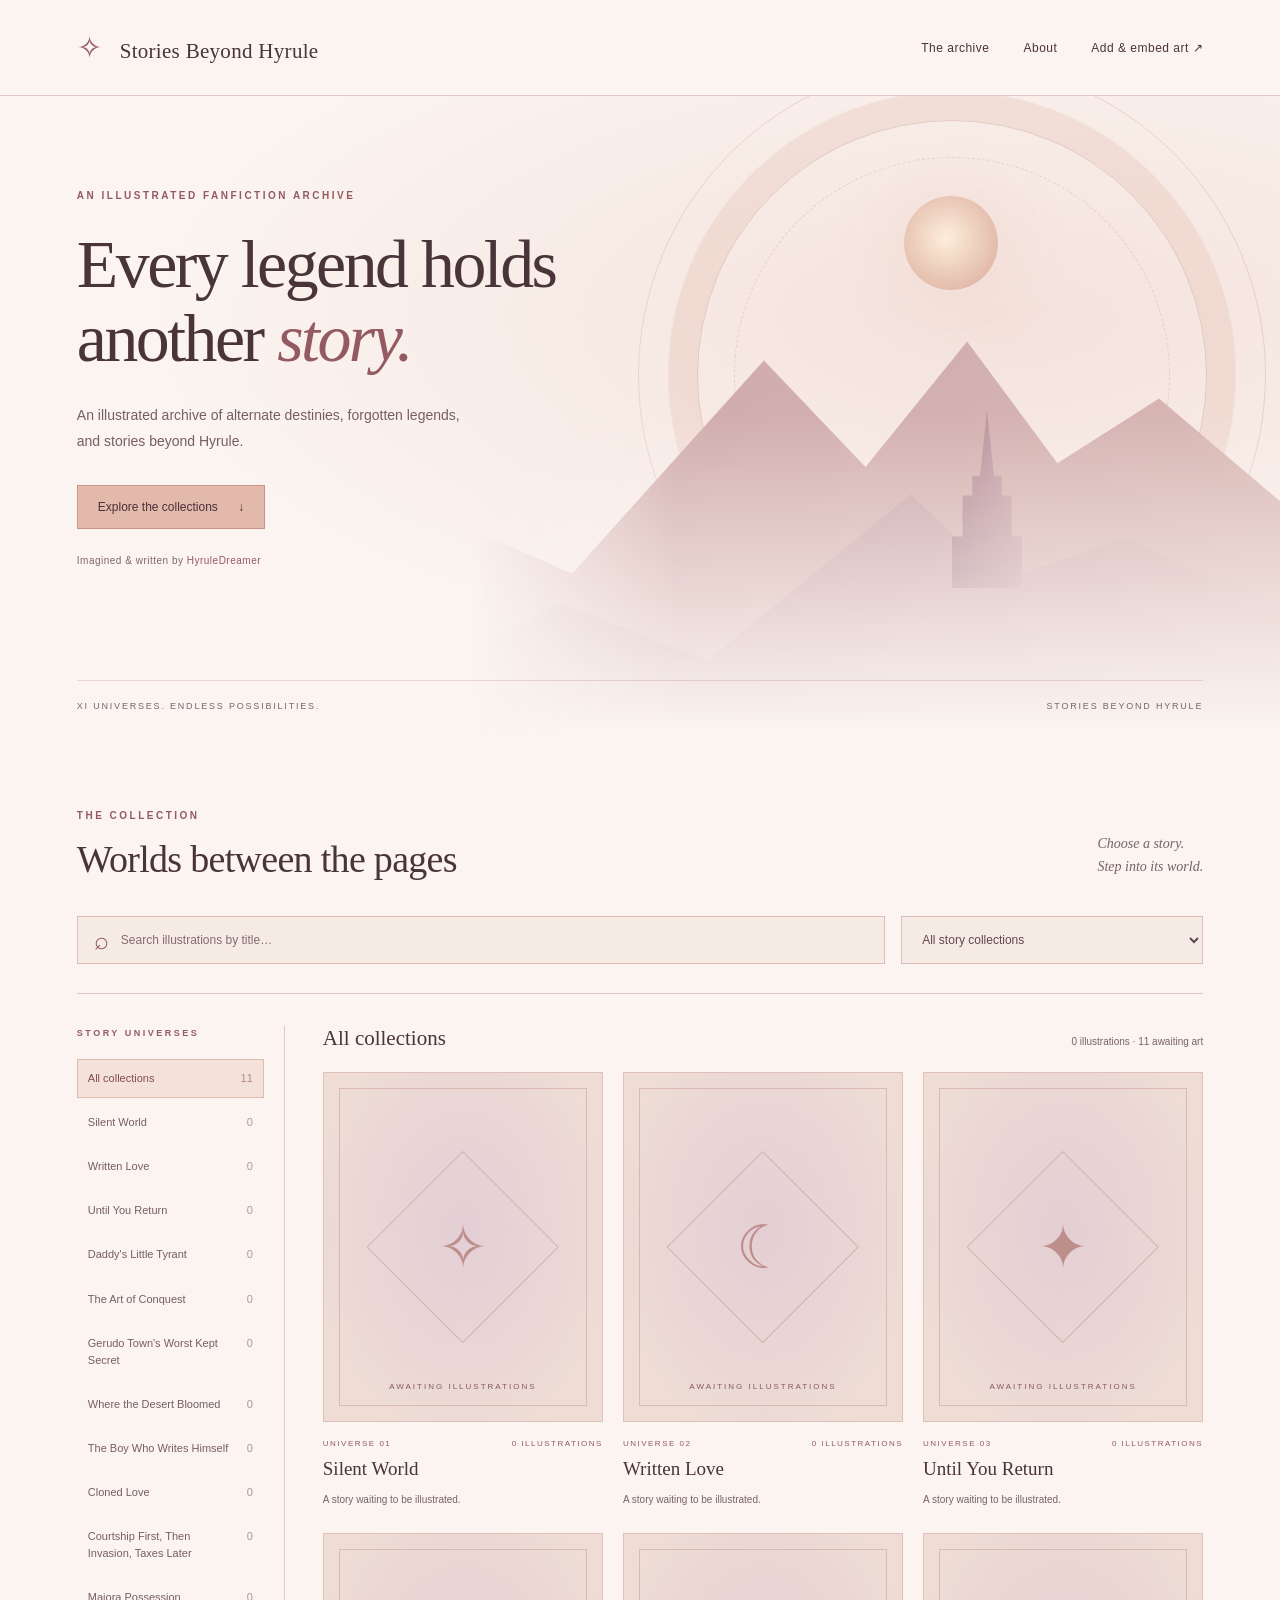
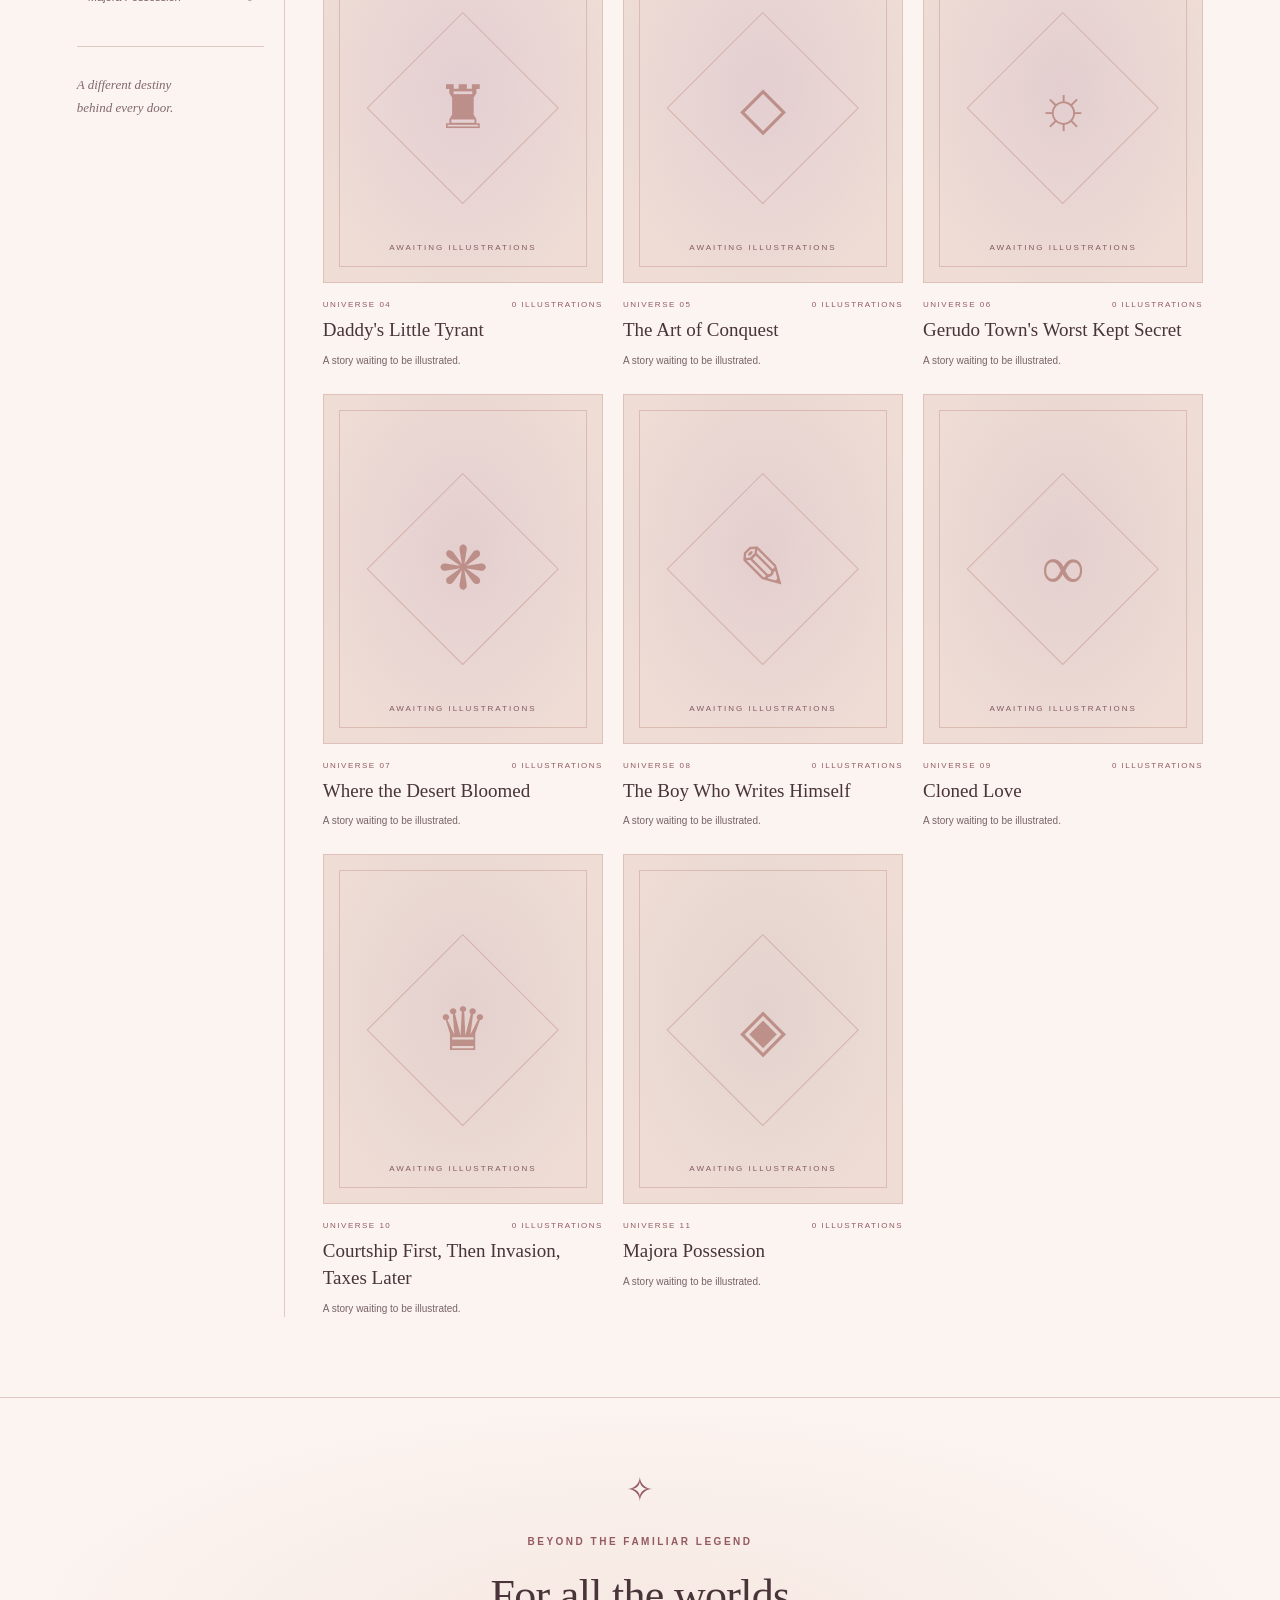
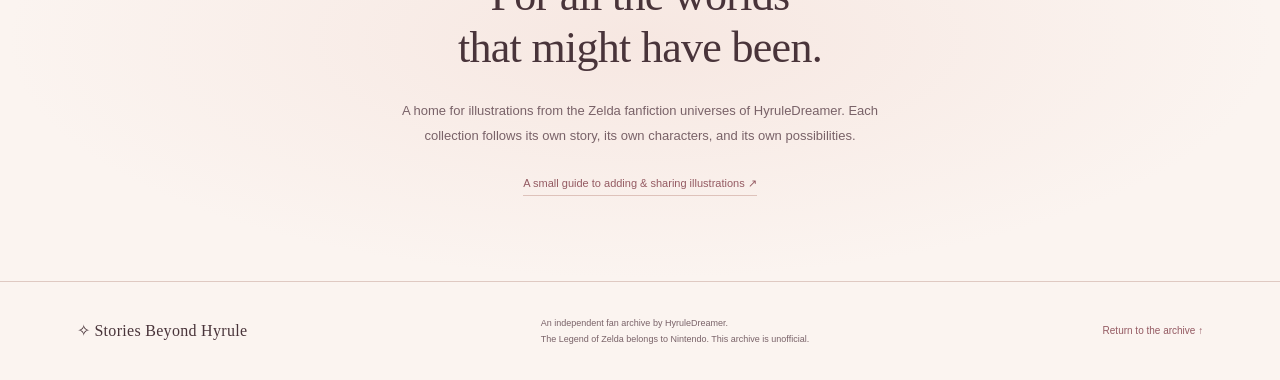
<file: index.html>
<!doctype html>
<html lang="en">
<head>
  <meta charset="utf-8">
  <meta name="viewport" content="width=device-width, initial-scale=1">
  <meta name="description" content="Stories Beyond Hyrule — an illustrated Zelda fanfiction archive by HyruleDreamer.">
  <meta name="color-scheme" content="light">
  <title>Stories Beyond Hyrule · HyruleDreamer</title>
  <link rel="stylesheet" href="assets/style.css">
  <script src="data/gallery.js" defer></script>
  <script src="data/automatic.js" defer></script>
  <script src="assets/gallery.js" defer></script>
</head>
<body>
  <a class="skip" href="#archive">Skip to the archive</a>
  <header class="header"><a class="brand" href="#"><span aria-hidden="true">✧</span> Stories Beyond Hyrule</a><nav aria-label="Main navigation"><a href="#archive">The archive</a><a href="#about">About</a><a href="guide.html">Add & embed art <span aria-hidden="true">↗</span></a></nav></header>
  <main>
    <section class="hero" aria-labelledby="hero-title">
      <div class="hero-art" aria-hidden="true"><div class="halo"></div><div class="moon"></div><div class="mountain back"></div><div class="mountain front"></div><div class="spire"></div><div class="horizon"></div></div>
      <div class="hero-copy"><p class="eyebrow">An illustrated fanfiction archive</p><h1 id="hero-title">Every legend holds<br>another <em>story.</em></h1><p class="intro">An illustrated archive of alternate destinies, forgotten legends, and stories beyond Hyrule.</p><a class="button gold" href="#archive">Explore the collections <span aria-hidden="true">↓</span></a><p class="signature">Imagined & written by <span>HyruleDreamer</span></p></div>
      <div class="hero-caption"><span>XI universes. Endless possibilities.</span><span>Stories Beyond Hyrule</span></div>
    </section>
    <section id="archive" class="archive" aria-labelledby="archive-title">
      <div class="section-heading"><div><p class="eyebrow">The collection</p><h2 id="archive-title">Worlds between the pages</h2></div><p>Choose a story.<br>Step into its world.</p></div>
      <div class="tools"><label class="search"><span aria-hidden="true">⌕</span><span class="sr-only">Search illustrations by title</span><input id="search" aria-label="Search illustrations by title" type="search" placeholder="Search illustrations by title…" autocomplete="off"></label><label class="select-label"><span class="sr-only">Filter by story</span><select id="story-filter" aria-label="Filter by story"><option value="all">All story collections</option></select></label></div>
      <div class="archive-layout"><aside><p class="eyebrow">Story universes</p><nav id="collections" aria-label="Story collections"></nav><p class="aside-note">A different destiny<br>behind every door.</p></aside><div><div class="results-heading"><h3 id="view-title">All collections</h3><span id="result-count" role="status" aria-live="polite"></span></div><div id="gallery" class="grid"></div><div id="empty" hidden class="empty"><span aria-hidden="true">✧</span><h3>No illustrations found</h3><p>Try a different title or choose another collection.</p><button id="reset" class="button">Clear search & filters</button></div></div></div>
    </section>
    <section id="about" class="about"><span class="ornament" aria-hidden="true">✧</span><p class="eyebrow">Beyond the familiar legend</p><h2>For all the worlds<br>that might have been.</h2><p>A home for illustrations from the Zelda fanfiction universes of HyruleDreamer. Each collection follows its own story, its own characters, and its own possibilities.</p><a href="guide.html">A small guide to adding & sharing illustrations <span aria-hidden="true">↗</span></a></section>
  </main>
  <footer><a class="brand" href="#">✧ Stories Beyond Hyrule</a><p>An independent fan archive by HyruleDreamer.<br>The Legend of Zelda belongs to Nintendo. This archive is unofficial.</p><a href="#archive">Return to the archive ↑</a></footer>
  <dialog id="viewer" aria-labelledby="viewer-title"><button id="close-viewer" class="close" aria-label="Close illustration viewer">×</button><div class="viewer-image"><img id="full-image" alt=""></div><div class="viewer-info"><p id="viewer-story" class="eyebrow"></p><h2 id="viewer-title"></h2><p id="viewer-chapter"></p><p id="viewer-description"></p><a id="original" class="button" target="_blank" rel="noopener">Open original ↗</a><label class="url-label" for="direct-url">Permanent image URL</label><input id="direct-url" readonly><div class="copy-actions"><button id="copy-url" class="button">Copy image URL</button><button id="copy-html" class="button gold">Copy AO3 HTML</button></div><p class="small">Image links work after GitHub Pages is enabled and the image is deployed.</p></div></dialog>
  <dialog id="copy-fallback" aria-labelledby="copy-title"><h2 id="copy-title">Copy this text</h2><p>Your browser could not copy automatically. Select the text and copy it with your keyboard or touch menu.</p><textarea id="copy-text" readonly rows="5"></textarea><button class="button" id="close-copy">Done</button></dialog>
  <div id="toast" class="toast" role="status" aria-live="polite"></div>
  <noscript><p class="noscript">Enable JavaScript to browse and search the archive. See the <a href="guide.html">image guide</a> for help.</p></noscript>
</body>
</html>
</file>
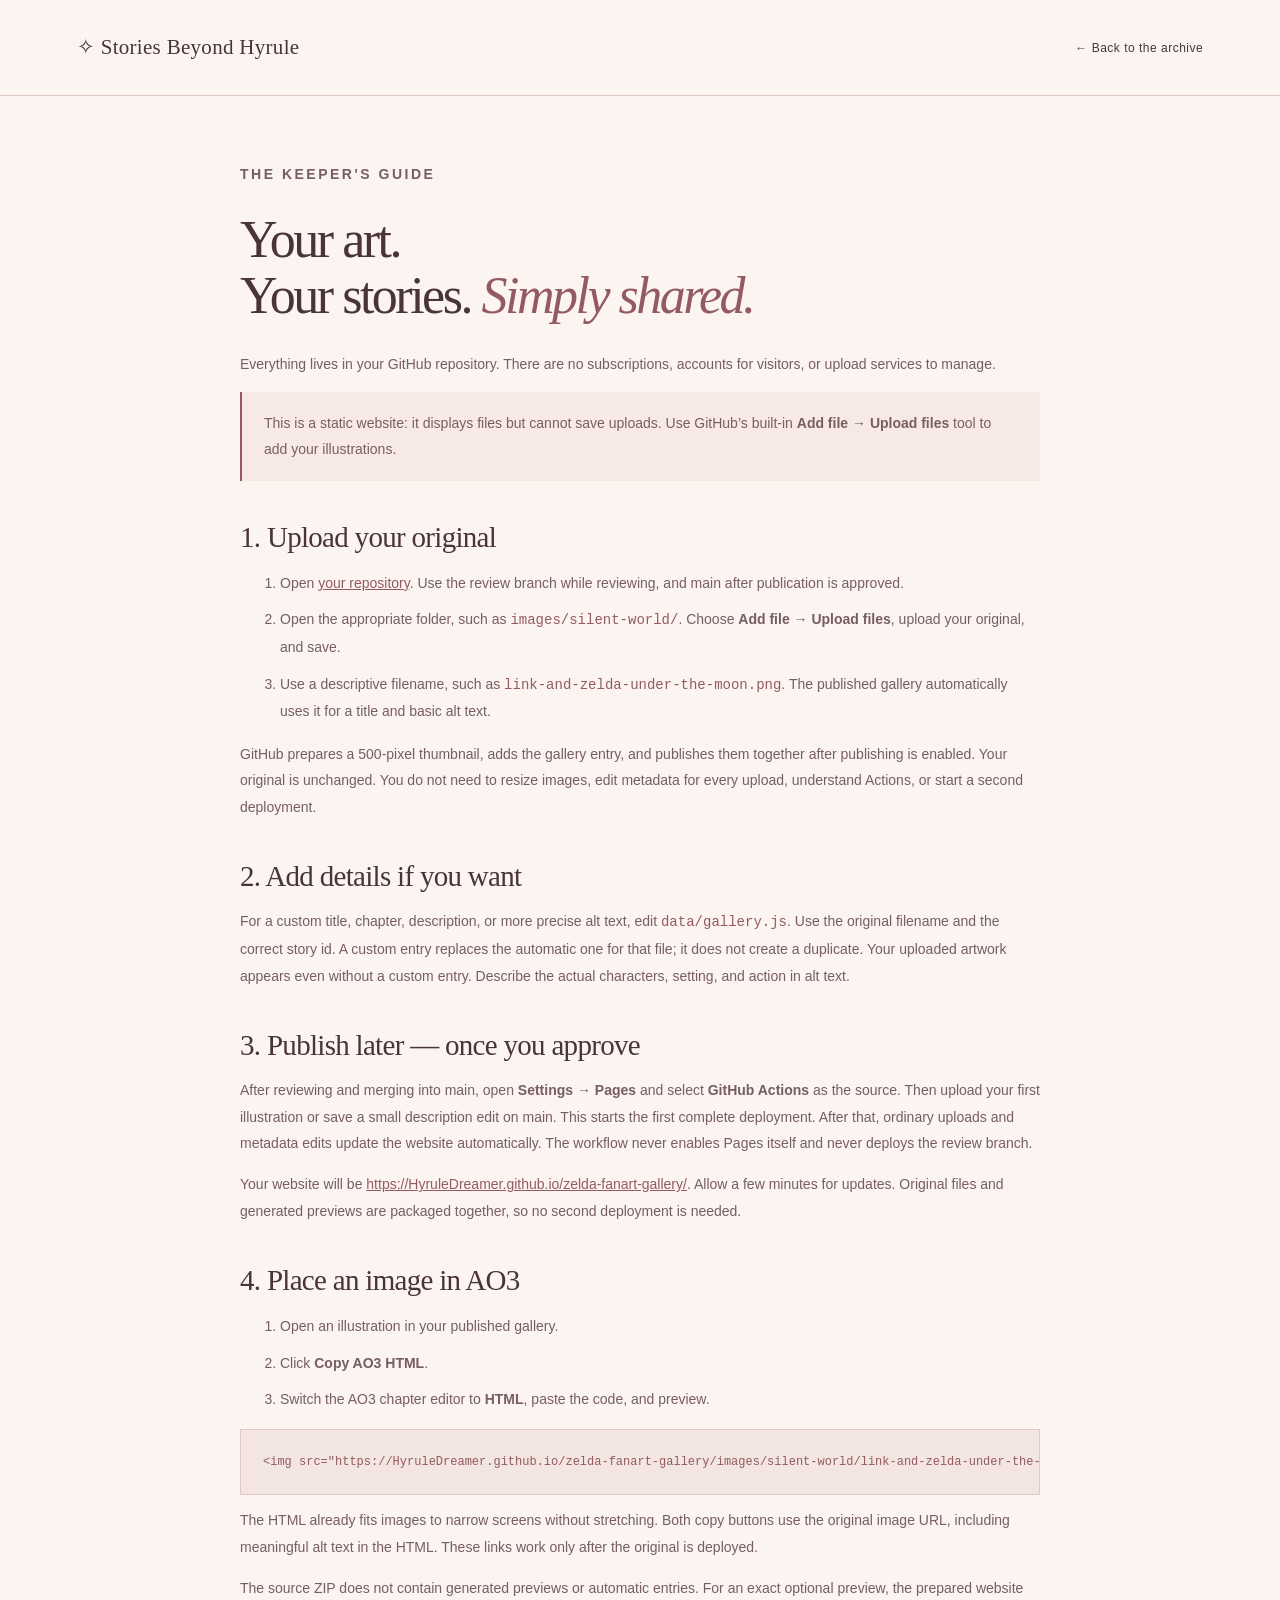
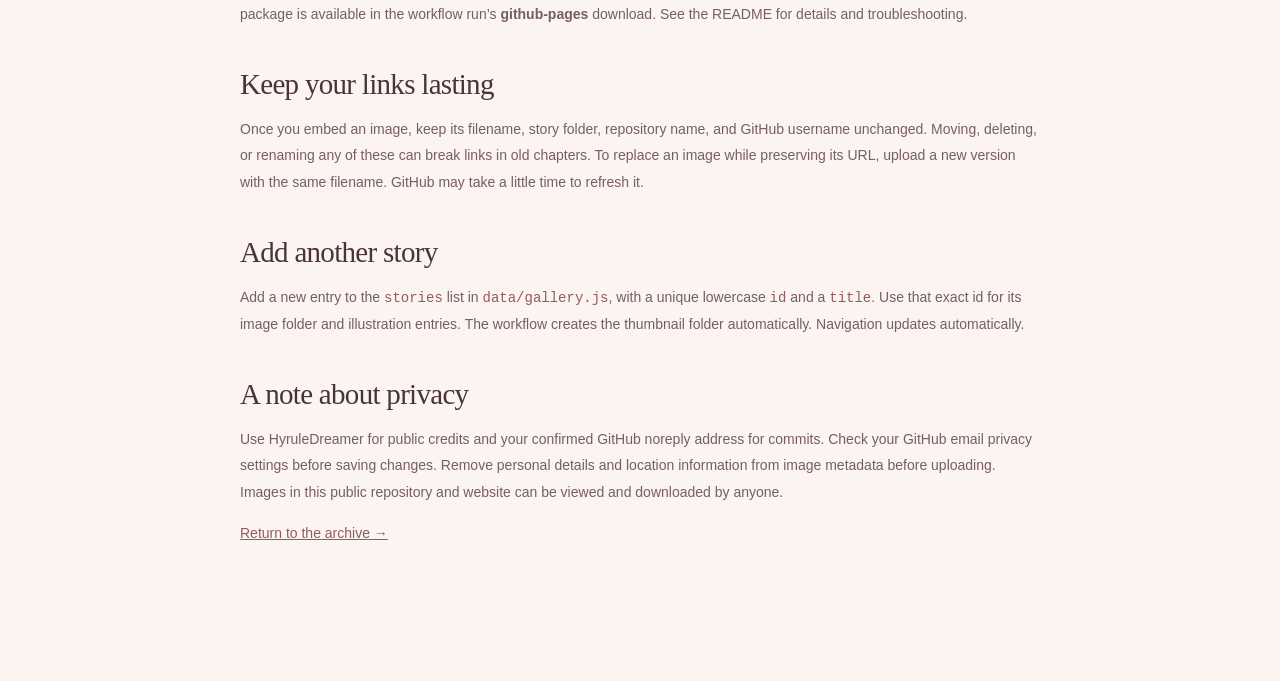
<file: guide.html>
<!doctype html>
<html lang="en"><head><meta charset="utf-8"><meta name="viewport" content="width=device-width,initial-scale=1"><meta name="color-scheme" content="light"><title>Add & embed art · Stories Beyond Hyrule</title><link rel="stylesheet" href="assets/style.css"></head><body>
<a class="skip" href="#guide">Skip to guide</a><header class="header"><a class="brand" href="index.html">✧ Stories Beyond Hyrule</a><nav aria-label="Main navigation"><a href="index.html#archive">← Back to the archive</a></nav></header>
<main id="guide" class="guide"><p class="eyebrow">The keeper's guide</p><h1>Your art.<br>Your stories. <em>Simply shared.</em></h1><p>Everything lives in your GitHub repository. There are no subscriptions, accounts for visitors, or upload services to manage.</p>
<p class="notice">This is a static website: it displays files but cannot save uploads. Use GitHub’s built-in <strong>Add file → Upload files</strong> tool to add your illustrations.</p>
<h2>1. Upload your original</h2><ol><li>Open <a href="https://github.com/HyruleDreamer/zelda-fanart-gallery">your repository</a>. Use the review branch while reviewing, and main after publication is approved.</li><li>Open the appropriate folder, such as <code>images/silent-world/</code>. Choose <strong>Add file → Upload files</strong>, upload your original, and save.</li><li>Use a descriptive filename, such as <code>link-and-zelda-under-the-moon.png</code>. The published gallery automatically uses it for a title and basic alt text.</li></ol><p>GitHub prepares a 500-pixel thumbnail, adds the gallery entry, and publishes them together after publishing is enabled. Your original is unchanged. You do not need to resize images, edit metadata for every upload, understand Actions, or start a second deployment.</p>
<h2>2. Add details if you want</h2><p>For a custom title, chapter, description, or more precise alt text, edit <code>data/gallery.js</code>. Use the original filename and the correct story id. A custom entry replaces the automatic one for that file; it does not create a duplicate. Your uploaded artwork appears even without a custom entry. Describe the actual characters, setting, and action in alt text.</p>
<h2>3. Publish later — once you approve</h2><p>After reviewing and merging into main, open <strong>Settings → Pages</strong> and select <strong>GitHub Actions</strong> as the source. Then upload your first illustration or save a small description edit on main. This starts the first complete deployment. After that, ordinary uploads and metadata edits update the website automatically. The workflow never enables Pages itself and never deploys the review branch.</p><p>Your website will be <a href="https://HyruleDreamer.github.io/zelda-fanart-gallery/">https://HyruleDreamer.github.io/zelda-fanart-gallery/</a>. Allow a few minutes for updates. Original files and generated previews are packaged together, so no second deployment is needed.</p>
<h2>4. Place an image in AO3</h2><ol><li>Open an illustration in your published gallery.</li><li>Click <strong>Copy AO3 HTML</strong>.</li><li>Switch the AO3 chapter editor to <strong>HTML</strong>, paste the code, and preview.</li></ol><pre><code>&lt;img src="https://HyruleDreamer.github.io/zelda-fanart-gallery/images/silent-world/link-and-zelda-under-the-moon.png" alt="Link and Zelda beneath a full moon" style="max-width:100%;height:auto;"&gt;</code></pre><p>The HTML already fits images to narrow screens without stretching. Both copy buttons use the original image URL, including meaningful alt text in the HTML. These links work only after the original is deployed.</p><p>The source ZIP does not contain generated previews or automatic entries. For an exact optional preview, the prepared website package is available in the workflow run’s <strong>github-pages</strong> download. See the README for details and troubleshooting.</p>
<h2>Keep your links lasting</h2><p>Once you embed an image, keep its filename, story folder, repository name, and GitHub username unchanged. Moving, deleting, or renaming any of these can break links in old chapters. To replace an image while preserving its URL, upload a new version with the same filename. GitHub may take a little time to refresh it.</p>
<h2>Add another story</h2><p>Add a new entry to the <code>stories</code> list in <code>data/gallery.js</code>, with a unique lowercase <code>id</code> and a <code>title</code>. Use that exact id for its image folder and illustration entries. The workflow creates the thumbnail folder automatically. Navigation updates automatically.</p>
<h2>A note about privacy</h2><p>Use HyruleDreamer for public credits and your confirmed GitHub noreply address for commits. Check your GitHub email privacy settings before saving changes. Remove personal details and location information from image metadata before uploading. Images in this public repository and website can be viewed and downloaded by anyone.</p><p><a href="index.html#archive">Return to the archive →</a></p></main></body></html>
</file>
<file: assets/style.css>
@charset "UTF-8";
:root {
  --bg:#fbf4f0;
  --panel:#f3e5df;
  --gold:#945a62;
  --text:#49343a;
  --muted:#796268;
  --line:#dfc9c2;
  font-family:Arial,Helvetica,sans-serif;
  color:var(--text);
  background:var(--bg);
  color-scheme:light
}
* {
  box-sizing:border-box
}
html {
  scroll-behavior:smooth;
  scroll-padding-top:30px
}
body {
  margin:0
}
a {
  color:inherit;
  text-decoration:none
}
button,input,select,textarea {
  font:inherit
}
button,a,input,select {
  touch-action:manipulation
}
button {
  cursor:pointer
}
a:focus-visible,button:focus-visible,input:focus-visible,select:focus-visible,textarea:focus-visible {
  outline:2px solid var(--gold);
  outline-offset:5px
}
button:disabled {
  cursor:default
}
h1,h2,h3,.brand {
  font-family:Georgia,'Times New Roman',serif;
  font-weight:400
}
h1,h2,h3,p {
  margin-top:0
}
.header {
  height:96px;
  max-width:1440px;
  margin:auto;
  padding:0 6%;
  display:flex;
  align-items:center;
  justify-content:space-between;
  border-bottom:1px solid var(--line)
}
.brand {
  font-size:21px;
  letter-spacing:.3px
}
.brand span {
  color:var(--gold);
  font-size:30px;
  margin-right:12px
}
.header nav {
  display:flex;
  gap:34px;
  font-size:12px;
  letter-spacing:.5px
}
.header nav a:hover,footer a:hover,.about a:hover {
  color:var(--gold)
}
.hero {
  max-width:1440px;
  min-height:635px;
  margin:auto;
  position:relative;
  overflow:hidden;
  isolation:isolate;
  background:radial-gradient(ellipse at 78% 35%,#e6bdb455,transparent 60%)
}
.hero-copy {
  position:relative;
  padding:91px 6% 80px;
  max-width:760px;
  z-index:2
}
.eyebrow {
  text-transform:uppercase;
  letter-spacing:2.5px;
  font-size:10px;
  color:var(--gold);
  line-height:1.7;
  font-weight:bold;
  margin-bottom:24px
}
h1 {
  font-size:clamp(48px,5.3vw,77px);
  line-height:1.09;
  letter-spacing:-2.5px;
  margin-bottom:26px
}
h1 em {
  color:var(--gold);
  font-weight:400
}
.intro {
  font-size:14px;
  line-height:1.9;
  color:#775e65;
  max-width:390px;
  margin-bottom:30px
}
.button {
  display:inline-flex;
  align-items:center;
  justify-content:center;
  gap:20px;
  border:1px solid #bd8d87;
  background:transparent;
  color:var(--text);
  min-height:44px;
  padding:12px 20px;
  font-size:12px;
  line-height:1.4;
  transition:background .2s,transform .2s
}
.button:hover {
  background:#d5a39720;
  transform:translateY(-2px)
}
.button.gold {
  background:#e3b9ac;
  color:#493039;
  border-color:#c79689
}
.button.gold:hover {
  background:#edc9bc
}
.signature {
  font-size:10px;
  letter-spacing:.5px;
  margin-top:26px;
  color:#7f666d
}
.signature span {
  color:#945a62
}
.hero-caption {
  position:absolute;
  bottom:0;
  left:6%;
  right:6%;
  display:flex;
  justify-content:space-between;
  border-top:1px solid #c08f854d;
  padding:20px 0;
  color:#7b646b;
  font-size:9px;
  letter-spacing:1.8px;
  text-transform:uppercase
}
.hero-art {
  position:absolute;
  inset:0 0 0 37%;
  overflow:hidden;
  z-index:-1;
  mask-image:linear-gradient(to right,transparent,#000 25%)
}
.halo {
  position:absolute;
  width:510px;
  height:510px;
  border:1px solid #bc817752;
  border-radius:50%;
  right:9%;
  top:24px;
  box-shadow:0 0 0 28px #d6a49412,0 0 0 29px #d6a49425
}
.halo:before,.halo:after {
  content:'';
  position:absolute;
  inset:36px;
  border:1px dashed #bd857b40;
  border-radius:50%
}
.halo:after {
  inset:-60px;
  border-style:solid
}
.moon {
  position:absolute;
  right:35%;
  top:100px;
  width:94px;
  height:94px;
  background:radial-gradient(circle at 45% 45%,#fff0d8,#dbab98 74%);
  box-shadow:0 0 80px #e8b89f55;
  border-radius:50%;
  opacity:.75
}
.mountain {
  position:absolute;
  bottom:55px;
  left:-20%;
  width:140%;
  height:380px;
  background:linear-gradient(150deg,#c9a2a7,#dfc2bb);
  clip-path:polygon(0 90%,13% 60%,23% 73%,40% 17%,49% 45%,58% 12%,66% 44%,75% 27%,100% 90%,100% 100%,0 100%)
}
.mountain.front {
  height:320px;
  bottom:0;
  background:linear-gradient(120deg,#b78d98,#e0c4bf);
  clip-path:polygon(0 100%,22% 60%,35% 78%,53% 26%,61% 53%,72% 40%,100% 81%,100% 100%)
}
.spire {
  position:absolute;
  right:32%;
  bottom:143px;
  width:70px;
  height:178px;
  background:linear-gradient(90deg,#b08a94,#cba6ac);
  clip-path:polygon(0 100%,0 71%,15% 71%,15% 48%,29% 48%,29% 37%,40% 37%,50% 0,60% 37%,71% 37%,71% 48%,85% 48%,85% 71%,100% 71%,100% 100%)
}
.horizon {
  position:absolute;
  inset:50% 0 0;
  background:linear-gradient(transparent,#fbf4f0);
  pointer-events:none
}
.archive {
  max-width:1440px;
  margin:auto;
  padding:76px 6% 80px
}
.section-heading {
  display:flex;
  justify-content:space-between;
  align-items:flex-end;
  margin-bottom:35px
}
.section-heading .eyebrow {
  margin-bottom:13px
}
h2 {
  font-size:38px;
  letter-spacing:-.7px;
  margin-bottom:0
}
.section-heading>p {
  font:italic 14px/1.6 Georgia,serif;
  color:var(--muted);
  margin-bottom:3px
}
.tools {
  display:flex;
  gap:16px;
  padding-bottom:29px;
  border-bottom:1px solid var(--line)
}
.search {
  display:flex;
  gap:12px;
  align-items:center;
  flex:1;
  background:#f6eae4;
  border:1px solid #dcc0b8;
  padding:0 16px
}
.search span {
  color:var(--gold);
  font-size:25px
}
.search input {
  width:100%;
  padding:15px 0;
  border:0;
  outline-offset:2px;
  background:transparent;
  color:var(--text);
  font-size:12px
}
.search input::placeholder {
  color:#846a71
}
select {
  padding:15px 35px 15px 16px;
  background:#f6eae4;
  border:1px solid #dcc0b8;
  color:#61474f;
  font-size:12px;
  max-width:100%
}
.archive-layout {
  display:grid;
  grid-template-columns:208px minmax(0,1fr);
  gap:38px;
  margin-top:32px
}
aside {
  border-right:1px solid var(--line);
  padding-right:20px
}
aside .eyebrow {
  font-size:9px;
  margin-bottom:18px
}
#collections {
  display:flex;
  flex-direction:column;
  gap:5px
}
#collections button {
  text-align:left;
  color:#775e65;
  border:1px solid transparent;
  background:transparent;
  padding:10px;
  font-size:11px;
  line-height:1.55;
  display:flex;
  justify-content:space-between;
  gap:10px
}
#collections button:hover {
  color:var(--text);
  background:#d9b2a31a
}
#collections button[aria-pressed=true] {
  border-color:#c8978b80;
  background:#e9c6ba66;
  color:#844b56
}
#collections .count {
  opacity:.6
}
.aside-note {
  font:italic 13px/1.8 Georgia,serif;
  color:#80676e;
  border-top:1px solid var(--line);
  padding-top:26px;
  margin-top:29px
}
.results-heading {
  display:flex;
  justify-content:space-between;
  align-items:baseline;
  margin:0 0 21px;
  gap:15px
}
.results-heading h3 {
  font-size:21px;
  margin:0
}
.results-heading span {
  font-size:10px;
  color:var(--muted)
}
.grid {
  display:grid;
  grid-template-columns:repeat(3,minmax(0,1fr));
  gap:25px 20px
}
.card {
  min-width:0
}
.card-trigger {
  display:block;
  width:100%;
  text-align:left;
  background:none;
  color:inherit;
  border:0;
  padding:0
}
.art {
  aspect-ratio:4/5;
  position:relative;
  overflow:hidden;
  background:radial-gradient(ellipse at 50% 45%,hsl(var(--hue,350) 28% 85%),#eedcd5 78%);
  border:1px solid #c99a8e66;
  transition:border-color .3s,transform .3s;
  display:flex;
  align-items:center;
  justify-content:center
}
.art:before {
  content:'';
  position:absolute;
  inset:15px;
  border:1px solid #b4786e55
}
.art:after {
  content:'';
  position:absolute;
  width:48%;
  aspect-ratio:1;
  border:1px solid #b4786e66;
  transform:rotate(45deg)
}
.art .sigil {
  font:60px Georgia,serif;
  color:#a96d64;
  opacity:.65;
  z-index:1
}
.art .soon {
  position:absolute;
  bottom:30px;
  font-size:8px;
  color:#855962;
  letter-spacing:2px;
  text-transform:uppercase
}
.art img {
  width:100%;
  height:100%;
  object-fit:contain;
  z-index:2;
  background:var(--panel)
}
.art.loaded:after,.art.loaded:before {
  display:none
}
.card-trigger:hover .art {
  border-color:var(--gold);
  transform:translateY(-3px)
}
.card-meta {
  display:flex;
  justify-content:space-between;
  font-size:8px;
  letter-spacing:1.5px;
  color:var(--gold);
  text-transform:uppercase;
  margin-top:17px;
  gap:8px
}
.card h4 {
  font:19px/1.4 Georgia,serif;
  font-weight:400;
  margin:8px 0
}
.card p {
  font-size:10px;
  color:var(--muted);
  line-height:1.7;
  margin:0
}
.collection-card .card-trigger:hover h4 {
  color:var(--gold)
}
.empty {
  text-align:center;
  padding:60px 20px;
  border:1px solid var(--line)
}
.empty>span {
  color:var(--gold);
  font-size:45px
}
.empty h3 {
  font-size:26px;
  margin-top:20px
}
.empty p {
  font-size:13px;
  color:var(--muted);
  line-height:1.8
}
.about {
  position:relative;
  text-align:center;
  padding:72px 24px 90px;
  border-top:1px solid var(--line);
  background:radial-gradient(ellipse at center,#eccac04d,transparent 70%)
}
.ornament {
  color:var(--gold);
  font-size:33px;
  display:block;
  margin-bottom:24px
}
.about .eyebrow {
  margin-bottom:20px
}
.about h2 {
  font-size:44px;
  line-height:1.2
}
.about p:not(.eyebrow) {
  max-width:500px;
  margin:24px auto;
  font-size:13px;
  line-height:1.9;
  color:var(--muted)
}
.about a {
  font-size:11px;
  color:var(--gold);
  border-bottom:1px solid #b47d7166;
  padding-bottom:6px
}
footer {
  padding:33px 6%;
  border-top:1px solid var(--line);
  display:flex;
  justify-content:space-between;
  align-items:center;
  gap:30px
}
footer .brand {
  font-size:16px
}
footer p {
  font-size:9px;
  line-height:1.8;
  color:var(--muted);
  margin:0
}
footer>a:last-child {
  font-size:10px;
  color:var(--gold)
}
dialog {
  border:1px solid #bf8d83;
  background:var(--bg);
  color:var(--text);
  padding:0;
  width:min(1100px,92vw);
  max-height:90dvh;
  overflow:auto
}
dialog::backdrop {
  background:#4e303ac9;
  backdrop-filter:blur(8px)
}
#viewer[open] {
  display:grid;
  grid-template-columns:1.2fr 1fr
}
.close {
  position:absolute;
  right:10px;
  top:10px;
  z-index:3;
  background:#f4e3dc;
  border:1px solid #bc8c83;
  color:var(--text);
  font-size:26px;
  width:44px;
  height:44px
}
.viewer-image {
  background:#eddbd5;
  display:flex;
  align-items:center;
  justify-content:center;
  min-height:300px
}
.viewer-image img {
  width:100%;
  max-height:80dvh;
  object-fit:contain
}
.viewer-info {
  padding:60px 30px 30px;
  min-width:0
}
.viewer-info h2 {
  font-size:32px;
  margin-bottom:20px
}
.viewer-info p {
  font-size:13px;
  line-height:1.8;
  color:var(--muted)
}
.viewer-info .eyebrow {
  color:var(--gold);
  font-size:10px
}
.url-label {
  display:block;
  font-size:11px;
  color:var(--gold);
  margin:28px 0 10px
}
#direct-url,textarea {
  width:100%;
  background:var(--panel);
  color:var(--text);
  border:1px solid #c79e94;
  padding:12px;
  font-size:12px
}
.copy-actions {
  display:flex;
  flex-wrap:wrap;
  gap:10px;
  margin-top:12px
}
.viewer-info .small {
  font-size:10px;
  margin-top:20px
}
#copy-fallback {
  padding:32px;
  width:min(600px,90vw)
}
#copy-fallback p {
  color:var(--muted);
  line-height:1.7
}
#copy-fallback textarea {
  margin:20px 0
}
.toast {
  position:fixed;
  bottom:24px;
  left:50%;
  transform:translateX(-50%);
  background:#945a62;
  color:#fff6f0;
  padding:14px 24px;
  font-size:12px;
  z-index:10;
  box-shadow:0 6px 40px #0008
}
.toast:empty {
  display:none
}
.sr-only {
  position:absolute;
  width:1px;
  height:1px;
  overflow:hidden;
  clip:rect(0,0,0,0);
  white-space:nowrap
}
.skip {
  position:absolute;
  top:-100px;
  left:20px;
  background:var(--gold);
  padding:12px;
  color:#fff6f0;
  z-index:10
}
.skip:focus {
  top:10px
}
[hidden] {
  display:none!important
}
.noscript {
  padding:30px;
  text-align:center
}
.guide {
  max-width:850px;
  margin:65px auto;
  padding:0 25px 60px
}
.guide h1 {
  font-size:52px
}
.guide h2 {
  font-size:29px;
  margin:40px 0 15px
}
.guide p,.guide li {
  color:#775e65;
  font-size:14px;
  line-height:1.9
}
.guide a {
  color:var(--gold);
  text-decoration:underline
}
.guide pre {
  overflow:auto;
  padding:22px;
  background:var(--panel);
  border:1px solid var(--line);
  font-size:12px;
  line-height:1.7
}
.guide code {
  color:#945a62;
  overflow-wrap:anywhere
}
.guide .notice {
  padding:18px 22px;
  border-left:2px solid var(--gold);
  background:#dfb3a52b
}
.guide li {
  margin-bottom:10px
}
@media(min-width:1500px) {
  .hero {
    border-left:1px solid var(--line);
    border-right:1px solid var(--line)
  }
}
@media(max-width:1050px) {
  .grid {
    grid-template-columns:repeat(2,minmax(0,1fr))
  }
  .hero-art {
    left:26%;
    opacity:.75
  }
  .header {
    padding:0 5%
  }
  .header nav {
    gap:20px
  }
  .archive-layout {
    grid-template-columns:180px minmax(0,1fr);
    gap:24px
  }
  .hero-copy {
    padding-left:5%
  }
  .hero-caption {
    left:5%;
    right:5%
  }
}
@media(max-width:700px) {
  .header {
    height:auto;
    min-height:90px;
    align-items:flex-start;
    gap:20px;
    flex-direction:column;
    padding:22px 6%
  }
  .brand {
    font-size:19px
  }
  .header nav {
    font-size:10px;
    gap:24px
  }
  .hero {
    min-height:620px
  }
  .hero-copy {
    padding:65px 6% 100px
  }
  .hero-art {
    left:0;
    opacity:.48
  }
  .halo {
    right:-160px
  }
  .moon {
    right:18%;
    top:110px
  }
  .hero h1 {
    font-size:53px;
    letter-spacing:-1.8px
  }
  .intro {
    max-width:300px
  }
  .hero-caption {
    font-size:7px;
    letter-spacing:1px;
    gap:20px
  }
  .hero-caption span:last-child {
    display:none
  }
  .archive {
    padding:50px 6%
  }
  .section-heading h2 {
    font-size:30px
  }
  .section-heading>p {
    display:none
  }
  .tools {
    flex-direction:column
  }
  .select-label select {
    width:100%
  }
  .archive-layout {
    display:block
  }
  aside {
    border:0;
    padding:0;
    margin-bottom:28px
  }
  aside .eyebrow,.aside-note {
    display:none
  }
  #collections {
    flex-direction:row;
    overflow-x:auto;
    padding:2px 2px 12px
  }
  #collections button {
    flex-shrink:0;
    max-width:180px;
    padding:9px 12px
  }
  #collections .count {
    display:none
  }
  .results-heading {
    align-items:flex-start
  }
  .results-heading h3 {
    font-size:21px;
    max-width:70%
  }
  .grid {
    gap:26px 14px
  }
  .art:before {
    inset:10px
  }
  .art .sigil {
    font-size:42px
  }
  .art .soon {
    font-size:6px;
    letter-spacing:1px;
    bottom:23px
  }
  .card h4 {
    font-size:17px
  }
  .card-meta {
    font-size:7px;
    letter-spacing:1px
  }
  .about h2 {
    font-size:37px
  }
  footer {
    flex-direction:column;
    align-items:flex-start;
    padding:30px 6%
  }
  .viewer-info {
    padding:30px 22px
  }
  #viewer[open] {
    display:block
  }
  .viewer-image {
    min-height:180px
  }
  .viewer-image img {
    max-height:55dvh
  }
  .guide {
    margin-top:40px
  }
  .guide h1 {
    font-size:40px
  }
}
@media(prefers-reduced-motion:reduce) {
  html {
    scroll-behavior:auto
  }
  *,*:before,*:after {
    transition:none!important;
    animation:none!important
  }
}
.story-divider {
  grid-column:1/-1;
  font:23px Georgia,serif;
  color:var(--gold);
  margin:18px 0 0;
  padding-top:18px;
  border-top:1px solid var(--line)
}
</file>
